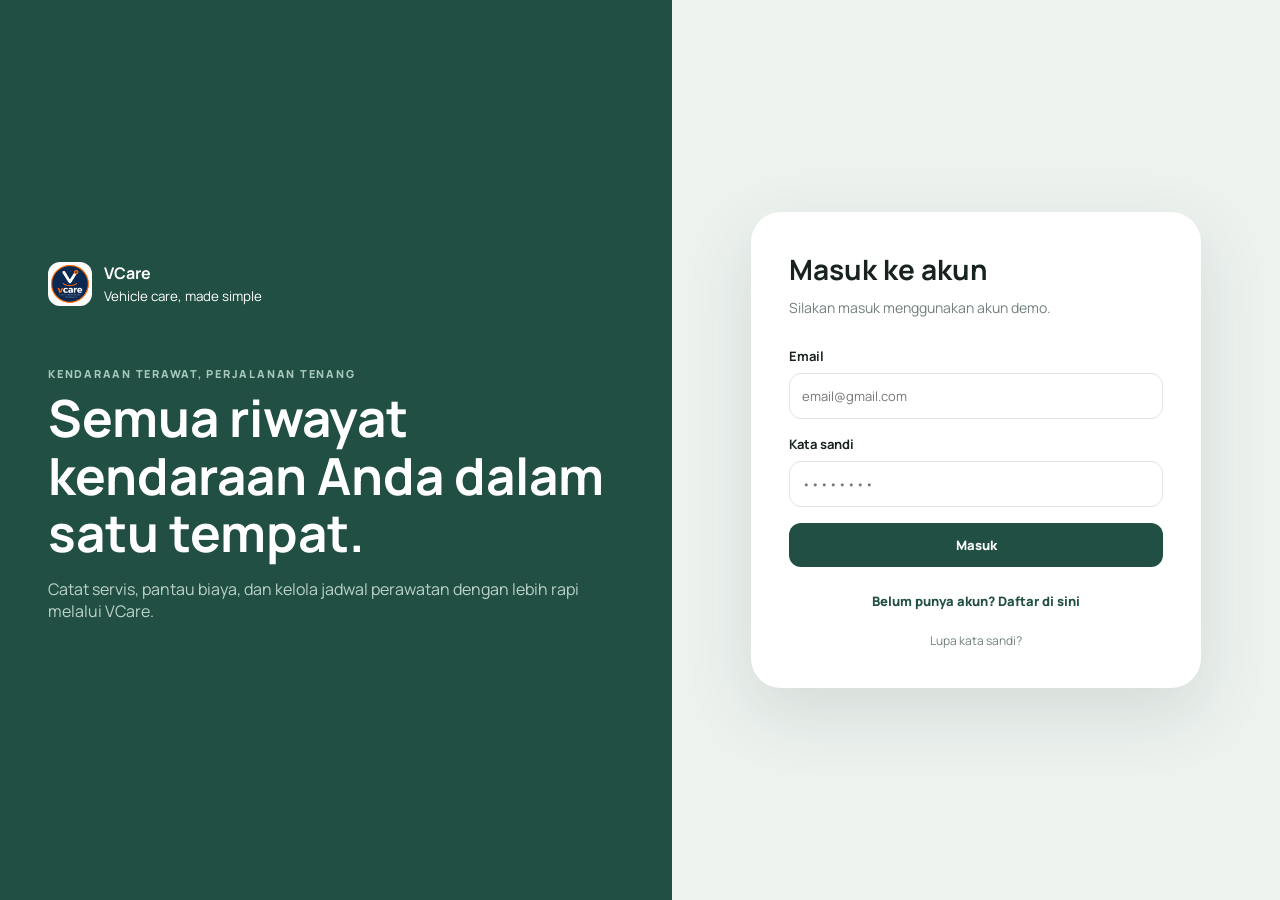
<file: index.html>
<!DOCTYPE html>
<html lang="id">
<head>
  <meta charset="UTF-8" />
  <meta name="viewport" content="width=device-width, initial-scale=1.0" />
  <title>VCare - Masuk</title>
  <link rel="preconnect" href="https://fonts.googleapis.com" />
  <link rel="preconnect" href="https://fonts.gstatic.com" crossorigin />
  <link href="https://fonts.googleapis.com/css2?family=Manrope:wght@400;500;600;700;800&display=swap" rel="stylesheet" />
  <link rel="stylesheet" href="style.css" />
  <link rel="stylesheet" href="fontawsome/css/all.min.css">
</head>
<body>
  <main class="login">
    <section class="login-intro">
      <div class="login-brand">
        <img src="Vcare.png" alt="Logo VCare" class="brand-logo-img" />
        <div><strong>VCare</strong><br><small>Vehicle care, made simple</small></div>
      </div>
      <div class="login-copy">
        <p class="eyebrow">Kendaraan terawat, perjalanan tenang</p>
        <h1>Semua riwayat kendaraan Anda dalam satu tempat.</h1>
        <p>Catat servis, pantau biaya, dan kelola jadwal perawatan dengan lebih rapi melalui VCare.</p>
      </div>
    </section>

    <section class="login-panel">
      <div class="login-card">
        <h2 id="formTitle">Masuk ke akun</h2>
        <p id="formSubTitle">Silakan masuk menggunakan akun demo.</p>
        
        <form id="authForm">
          <div id="registerFields" style="display: none;">
            <label class="field">Nama Lengkap
              <input id="registerName" type="text" placeholder="Nama Anda" />
            </label>
            <label class="field">Nomor Telepon
              <input id="registerPhone" type="text" placeholder="08xxxxxxxxxx" />
            </label>
          </div>
          <label class="field">Email
            <input id="loginEmail" type="email" placeholder="email@gmail.com" required />
          </label>
          <label class="field">Kata sandi
            <input id="loginPassword" type="password" placeholder="••••••••" required />
          </label>
          <p id="loginError" class="muted" style="color:var(--danger)"></p>
          <button class="primary-btn full-btn" type="submit" id="submitBtn">Masuk</button>
        </form>

        <div style="margin-top: 12px; text-align: center; display: flex; flex-direction: column; gap: 8px;">
        <!-- Tombol ganti mode Login/Register -->
          <button id="toggleModeBtn" class="secondary-btn full-btn" type="button" style="background:transparent; border:none; color:var(--brand); cursor:pointer;">
          Belum punya akun? Daftar di sini
          </button>
  
        <!-- Tombol Lupa Kata Sandi (Khusus tampilan Login) -->
          <button id="forgotPasswordBtn" type="button" style="background:transparent; border:none; color:var(--muted); font-size: 12px; cursor:pointer;">
            Lupa kata sandi?
          </button>
        </div>
      </div>
    </section>
  </main>

 <!-- MODAL LUPA SANDI -->
  <div id="forgotModal" class="modal-backdrop" style="display: none;">
    <div class="modal">
      <div class="modal-head">
        <div><p class="eyebrow">VCARE</p><h2>Lupa Kata Sandi</h2></div>

        <button class="icon-button" id="closeForgotModalBtn">
          <i class="fa-solid fa-xmark"></i>
        </button>
      </div>
      <form id="forgotForm">
        <label class="field">Masukkan Email Terdaftar
          <input id="forgotEmail" type="email" placeholder="email@gmail.com" required />
        </label>
        <label class="field">Kata Sandi Baru
          <input id="forgotNewPass" type="password" placeholder="••••••••" required />
        </label>
        <button class="primary-btn full-btn" type="submit">Ubah Kata Sandi</button>
      </form>
    </div>
  </div>



















































































  
  <div id="toast" class="toast"></div>
  <script src="script.js"></script>
</body>
</html>
</file>
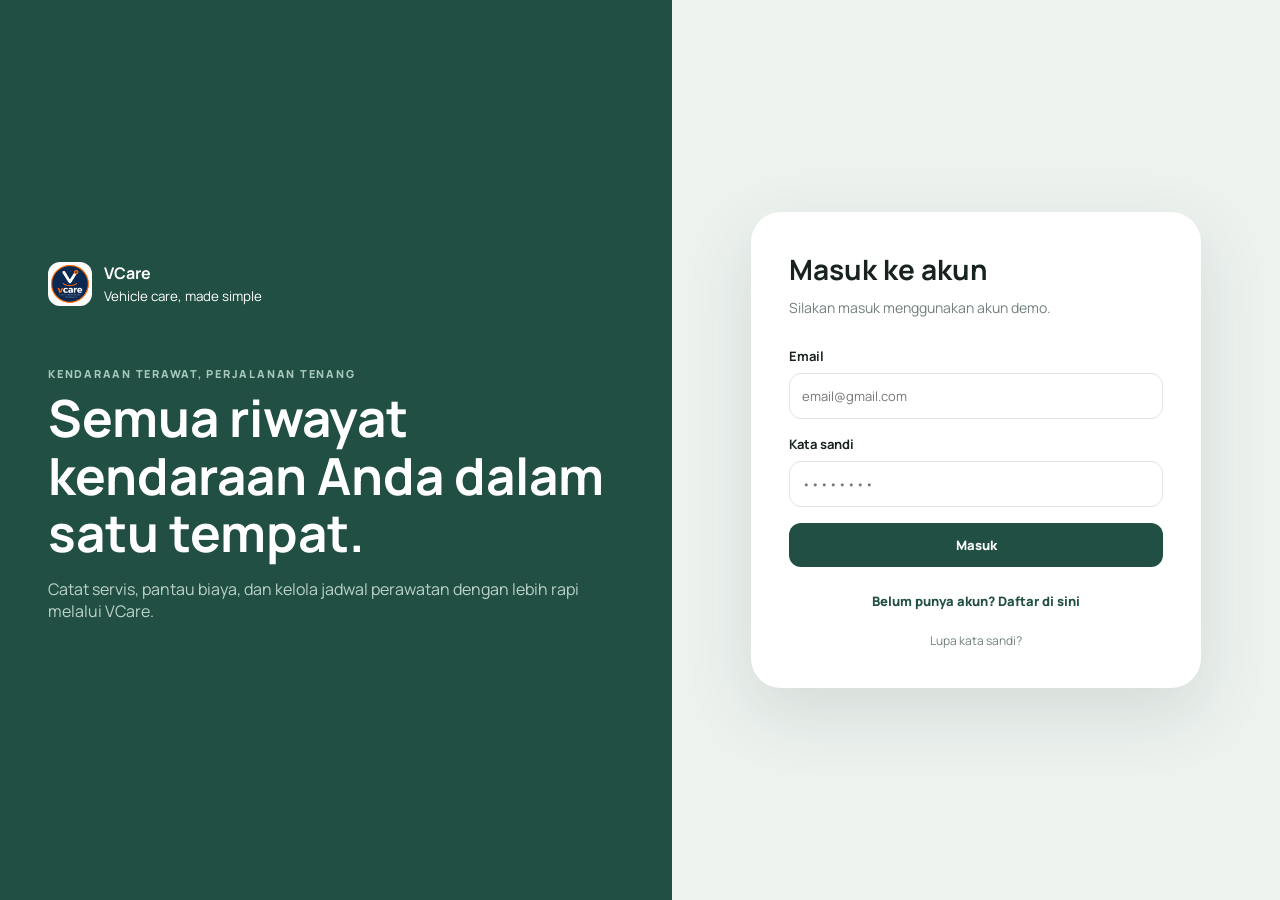
<file: dashboard.html>
<!DOCTYPE html>
<html lang="id">
<head>
  <meta charset="UTF-8" />
  <meta name="viewport" content="width=device-width, initial-scale=1.0" />
  <title>Dashboard</title>
  <link rel="preconnect" href="https://fonts.googleapis.com" />
  <link rel="preconnect" href="https://fonts.gstatic.com" crossorigin />
  <link href="https://fonts.googleapis.com/css2?family=Manrope:wght@400;500;600;700;800&display=swap" rel="stylesheet" />
  <link rel="stylesheet" href="style.css" />
  <link rel="stylesheet" href="fontawsome/css/all.min.css">
</head>
<body>
  <div class="app-shell">
    <aside class="sidebar main-sidebar">
      <div class="brand">
        <img src="Vcare.png" alt="Logo VCare" class="brand-logo-img" />
        <span><strong>VCare</strong><small>Catatan kendaraan</small></span>
      </div>
      <p class="nav-title">Menu utama</p>
      <nav class="nav-list">
        <a href="dashboard.html" class="nav-button active"><i class="fa-solid fa-house"></i>Dashboard</a>
        <a href="kendaraan.html" class="nav-button"><i class="fa-solid fa-warehouse"></i></i>Garasi</a>
        <a href="jadwal_servis.html" class="nav-button"><i class="fa-solid fa-calendar"></i>Jadwal Servis</a>
        <a href="riwayat.html" class="nav-button"><i class="fa-solid fa-clock-rotate-left"></i>Riwayat Servis</a>
        <a href="rekap_biaya.html" class="nav-button"><i class="fa-solid fa-file-invoice-dollar"></i>Rekap Biaya</a>
      </nav>
    </aside>

    <main class="main">
      <header class="topbar">
        <div>
            <span class="date-label" id="dateLabel">HARI INI</span>
            <h1 id="welcomeName">Selamat datang</h1>
        </div>
        <div class="top-actions">
        <!-- Tombol Notifikasi Pintar -->
            <button class="circle-button" id="notifBtn" aria-label="Notifikasi">
            <i class="fa-solid fa-bell"></i>
            <span class="badge" id="notifBadge" style="display:none;">!</span>
            </button>
<!-- Profil Kanan Atas (Tautkan ke Pengaturan) -->
            <a href="pengaturan.html" class="profile-button" style="text-decoration:none;">
                  <div class="avatar" id="userAvatar">A</div>
                <span id="userNameTop">User</span>
            </a>
        <!-- Tombol Keluar di Atas Kanan -->
            <button class="secondary-btn" id="logoutBtn" style="padding: 6px 12px; font-size: 12px; height: 36px;">
            <i class="fa-solid fa-right-from-bracket"></i>Keluar</button>
        </div>
      </header>

      <!-- Toolbar Pencarian & Tombol Tambah -->
      <div class="toolbar">
        <label class="search-box"><i class="fa-solid fa-magnifying-glass"></i>
          <input id="searchInput" placeholder="Cari kendaraan atau nomor polisi..." />
        </label>
      
      </div>

      <!-- Statistik Grid -->
      <section class="stats-grid">
        <article class="stat-card">
          <span class="stat-icon"><i class="fa-solid fa-car"></i></span>
          <div><small>Total kendaraan</small><strong id="statTotalVehicles">0</strong><small>Aktif tercatat</small></div>
        </article>
        <article class="stat-card">
          <span class="stat-icon"><i class="fa-solid fa-calendar-days"></i></span>
          <div><small>Servis berikutnya</small><strong id="statNextService">Belum ada</strong><small id="statNextServiceType">Buat jadwal baru</small></div>
        </article>
        <article class="stat-card">
          <span class="stat-icon"><i class="fa-solid fa-wallet"></i></span>
          <div><small>Total pengeluaran</small><strong id="statTotalCost">Rp 0</strong><small>Seluruh riwayat</small></div>
        </article>
      </section>

      <div class="section-head">
        <div><p class="eyebrow">GARASI SAYA</p><h2>Kendaraan & servis terakhir</h2></div>
        
      </div>

      <!-- Container Ringkasan (Read-Only) -->
      <section id="dashboardVehicleContainer" class="card-grid">
        <!-- Diisi otomatis oleh script.js -->
      </section>

      </section>
    </main>
  </div>

  <!-- BAR NAVIGASI BAWAH KHUSUS HP -->
  <aside class="mobile-bottom-nav">
    <a href="dashboard.html" class="nav-item active">
      <i class="fa-solid fa-house"></i>
      <span>Dashboard</span>
    </a>
    <button id="mobileMenuBtn" class="nav-item active " style="background:none; border:none; cursor:pointer;">
      <i class="fa-solid fa-bars"></i>
      <span>Menu</span>
    </button>
  </aside>

  <!-- POP-UP MENU LAINNYA -->
<div id="mobileMenuPopup" class="mobile-menu-popup" style="display: none;">
  <div class="popup-content">
    <div class="popup-handle"></div>
    <div class="popup-header">
      <h3>Menu Navigasi</h3>
      <button id="closePopupBtn" class="popup-close-btn active"><i class="fa-solid fa-xmark"></i></button>
    </div>
    <ul class="popup-list">
      <li><a href="kendaraan.html" class="popup-link"><i class="fa-solid fa-car"></i> Garasi</a></li>
      <li><a href="jadwal_servis.html" class="popup-link"><i class="fa-solid fa-calendar-days"></i> Jadwal Servis</a></li>
      <li><a href="riwayat.html" class="popup-link"><i class="fa-solid fa-clock-rotate-left"></i> Riwayat Servis</a></li>
      <li><a href="rekap_biaya.html" class="popup-link"><i class="fa-solid fa-wallet"></i> Rekap Biaya</a></li>
  </div>
</div>
  









































































































































































  <div id="toast" class="toast"></div>
  <script src="script.js"></script>
</body>
</html>
</file>
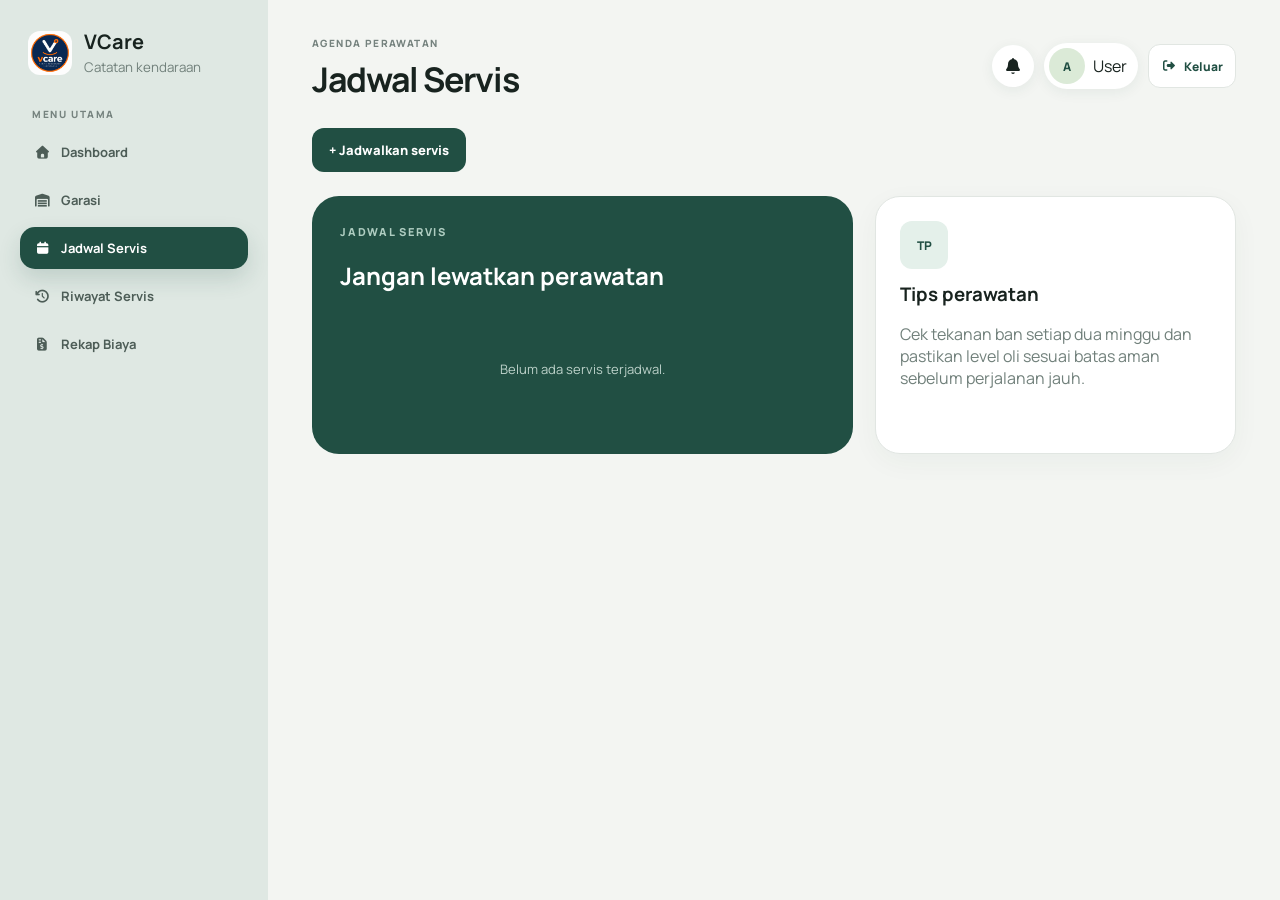
<file: jadwal_servis.html>
<!DOCTYPE html>
<html lang="id">
<head>
  <meta charset="UTF-8" />
  <meta name="viewport" content="width=device-width, initial-scale=1.0" />
  <title>Jadwal Servis</title>
  <link rel="preconnect" href="https://fonts.googleapis.com" />
  <link rel="preconnect" href="https://fonts.gstatic.com" crossorigin />
  <link href="https://fonts.googleapis.com/css2?family=Manrope:wght@400;500;600;700;800&display=swap" rel="stylesheet" />
  <link rel="stylesheet" href="style.css" />
  <link rel="stylesheet" href="fontawsome/css/all.min.css">
</head>
<body>
  <div class="app-shell">
    <aside class="sidebar main-sidebar">
      <div class="brand">
        <img src="Vcare.png" alt="Logo VCare" class="brand-logo-img" />
        <span><strong>VCare</strong><small>Catatan kendaraan</small></span>
      </div>
      <p class="nav-title">Menu utama</p>
      <nav class="nav-list">
        <a href="dashboard.html" class="nav-button "><i class="fa-solid fa-house"></i>Dashboard</a>
        <a href="kendaraan.html" class="nav-button"><i class="fa-solid fa-warehouse"></i>Garasi</a>
        <a href="jadwal_servis.html" class="nav-button active"><i class="fa-solid fa-calendar"></i>Jadwal Servis</a>
        <a href="riwayat.html" class="nav-button"><i class="fa-solid fa-clock-rotate-left"></i>Riwayat Servis</a>
        <a href="rekap_biaya.html" class="nav-button"><i class="fa-solid fa-file-invoice-dollar"></i>Rekap Biaya</a>
      </nav>
    </aside>

    <main class="main">
      <header class="topbar">
        <div>
          <span class="date-label">AGENDA PERAWATAN</span>
          <h1>Jadwal Servis</h1>
        </div>
        <div class="top-actions">
          <button class="circle-button" id="notifBtn" aria-label="Notifikasi">
            <i class="fa-solid fa-bell"></i>
            <span class="badge" id="notifBadge" style="display:none;">!</span>
          </button>
          <!--Tombol profile-->
          <a href="pengaturan.html" class="profile-button" style="text-decoration:none;">
            <div class="avatar" id="userAvatar">A</div>
            <span id="userNameTop">User</span>
          </a>
          <!-- Tombol Keluar di Atas Kanan -->
          <button class="secondary-btn" id="logoutBtn" style="padding: 6px 12px; font-size: 12px; height: 36px;">
            <i class="fa-solid fa-right-from-bracket"></i>Keluar</button>
        </div>
      </header>

      <div class="toolbar">
        <button class="primary-btn" id="openAddServiceModalBtn">+ Jadwalkan servis</button>
      </div>

      <section class="two-column">
        <div class="calendar-panel">
          <p class="eyebrow" style="color:#afcdc1">JADWAL SERVIS</p>
          <h2>Jangan lewatkan perawatan</h2>
          <div id="scheduleContainer" style="margin-top:16px;">
            <!-- Card jadwal dimasukkan oleh script.js -->
          </div>
        </div>
        <article class="panel">
          <div class="stat-icon" style="margin-bottom:12px;">TP</div>
          <h3>Tips perawatan</h3>
          <p class="muted">Cek tekanan ban setiap dua minggu dan pastikan level oli sesuai batas aman sebelum perjalanan jauh.</p>
        </article>
      </section>
    </main>
  </div>

  <!-- POP-UP MODAL CATAT/TAMBAH JADWAL SERVIS -->
  <div id="serviceModal" class="modal-backdrop" style="display: none;">
    <div class="modal">
      <div class="modal-head">
        <div><p class="eyebrow">VCARE</p><h2>Catat / Jadwalkan Servis</h2></div>
        <button class="icon-button" id="closeServiceModalBtn">X</button>
      </div>
      <form id="serviceForm">
        <div class="form-grid">
          <label class="field">Kendaraan
            <select id="sVehicleId" required></select>
          </label>
          <label class="field">Jenis servis
            <input id="sServiceType" type="text" placeholder="Contoh: Ganti Oli / Servis Berkala" required />
          </label>
        </div>
        <div class="form-grid">
          <label class="field">Tanggal<input id="sDate" type="date" required /></label>
          <label class="field">Kilometer<input id="sOdometer" type="number" min="0" required placeholder="15000" /></label>
        </div>
        <div class="form-grid">
          <label class="field">Nama bengkel<input id="sWorkshop" type="text" placeholder="AHASS Batam Center" required /></label>
          <label class="field">Biaya (Estimasi)<input id="sCost" type="number" min="0" placeholder="65000" required /></label>
        </div>
        <label class="field">Catatan<textarea id="sNotes" placeholder="Catatan tambahan..."></textarea></label>
        <button class="primary-btn full-btn" type="submit">Jadwalkan Servis</button>
      </form>
    </div>
  </div>

  <!-- POP-UP MODAL EDIT JADWAL SERVIS (USER) -->
  <div id="userEditServiceModal" class="modal-backdrop" style="display: none;">
    <div class="modal">
      <div class="modal-head">
        <div><p class="eyebrow">PEMELIHARAAN</p><h2>Edit Jadwal Servis</h2></div>
        <button class="icon-button" id="closeUserEditServiceModalBtn">X</button>
      </div>
      <form id="userEditServiceForm">
        <input type="hidden" id="uEditServiceId" />
        <div class="form-grid">
          <label class="field">Kendaraan
            <select id="uEditVehicleId" required></select>
          </label>
          <label class="field">Jenis servis
            <input id="uEditServiceType" type="text" placeholder="Contoh: Ganti Oli" required />
          </label>
        </div>
        <div class="form-grid">
          <label class="field">Tanggal<input id="uEditDate" type="date" required /></label>
          <label class="field">Kilometer<input id="uEditOdometer" type="number" min="0" placeholder="15000" /></label>
        </div>
        <div class="form-grid">
          <label class="field">Nama bengkel<input id="uEditWorkshop" type="text" placeholder="AHASS Batam Center" required /></label>
          <label class="field">Biaya (estimasi)<input id="uEditCost" type="number" min="0" placeholder="65000" required /></label>
        </div>
        <label class="field">Catatan<textarea id="uEditNotes" placeholder="Catatan tambahan..."></textarea></label>
        <button class="primary-btn full-btn" type="submit">Simpan Perubahan</button>
      </form>
    </div>
  </div>

<!-- BAR NAVIGASI BAWAH KHUSUS HP -->
  <aside class="mobile-bottom-nav">
    <a href="dashboard.html" class="nav-item">
      <i class="fa-solid fa-house"></i>
      <span>Dashboard</span>
    </a>
    <button id="mobileMenuBtn" class="nav-item" style="background:none; border:none; cursor:pointer;">
      <i class="fa-solid fa-bars"></i>
      <span>Menu</span>
    </button>
  </aside>

 <!-- POP-UP MENU LAINNYA -->
<div id="mobileMenuPopup" class="mobile-menu-popup" style="display: none;">
  <div class="popup-content">
    <div class="popup-handle"></div>
    <div class="popup-header">
      <h3>Menu Navigasi</h3>
      <button id="closePopupBtn" class="popup-close-btn"><i class="fa-solid fa-xmark"></i></button>
    </div>
    <ul class="popup-list">
      <li><a href="kendaraan.html" class="popup-link"><i class="fa-solid fa-car"></i> Garasi</a></li>
      <li><a href="jadwal_servis.html" class="popup-link"><i class="fa-solid fa-calendar-days"></i> Jadwal Servis</a></li>
      <li><a href="riwayat.html" class="popup-link"><i class="fa-solid fa-clock-rotate-left"></i> Riwayat Servis</a></li>
      <li><a href="rekap_biaya.html" class="popup-link"><i class="fa-solid fa-wallet"></i> Rekap Biaya</a></li>
  </div>
</div>














































































































































  <div id="toast" class="toast"></div>
  <script src="script.js"></script>
</body>
</html>
</file>
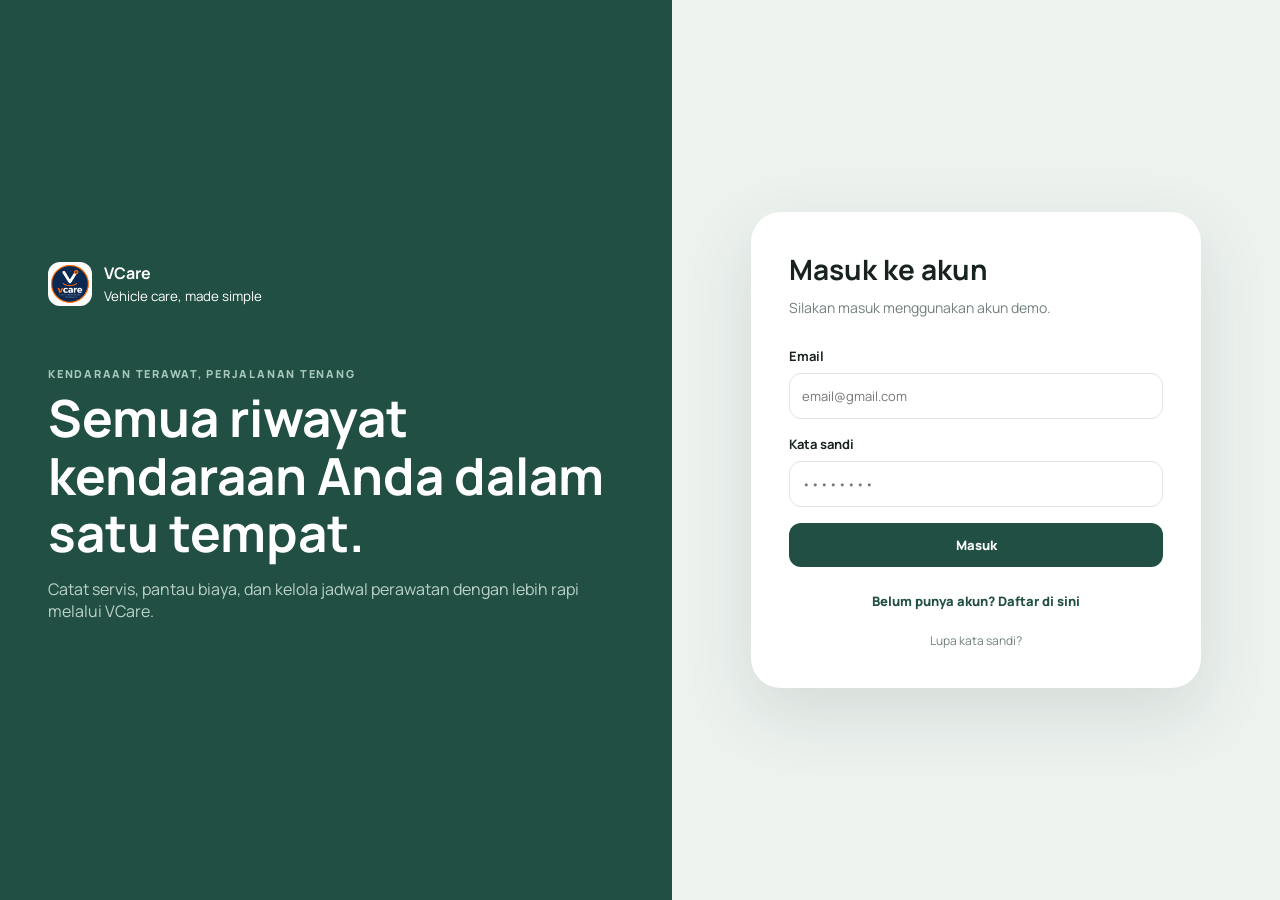
<file: kendaraan.html>
<!DOCTYPE html>
<html lang="id">
<head>
  <meta charset="UTF-8" />
  <meta name="viewport" content="width=device-width, initial-scale=1.0" />
  <title>Garasi</title>
  <link rel="preconnect" href="https://fonts.googleapis.com" />
  <link rel="preconnect" href="https://fonts.gstatic.com" crossorigin />
  <link href="https://fonts.googleapis.com/css2?family=Manrope:wght@400;500;600;700;800&display=swap" rel="stylesheet" />
  <!-- Font Awesome Lokal (Offline) -->
  <link rel="stylesheet" href="fontawsome/css/all.min.css" />
  <link rel="stylesheet" href="style.css" />
</head>
<body>
  <div class="app-shell">
    <aside class="sidebar main-sidebar">
      <div class="brand">
        <img src="Vcare.png" alt="Logo VCare" class="brand-logo-img" />
        <span><strong>VCare</strong><small>Catatan kendaraan</small></span>
      </div>
      <p class="nav-title">Menu utama</p>
      <nav class="nav-list">
        <a href="dashboard.html" class="nav-button"><i class="fa-solid fa-house"></i>Dashboard</a>
        <a href="kendaraan.html" class="nav-button active"><i class="fa-solid fa-warehouse"></i>Garasi</a>
        <a href="jadwal_servis.html" class="nav-button"><i class="fa-solid fa-calendar"></i>Jadwal Servis</a>
        <a href="riwayat.html" class="nav-button"><i class="fa-solid fa-clock-rotate-left"></i>Riwayat Servis</a>
        <a href="rekap_biaya.html" class="nav-button"><i class="fa-solid fa-file-invoice-dollar"></i>Rekap Biaya</a>
      </nav>
    </aside>

    <main class="main">
      <header class="topbar">
        <div>
          <span class="date-label">GARASI SAYA</span>
          <h1>Kelola Kendaraan</h1>
        </div>
        <div class="top-actions">
          <!-- Tombol Notifikasi Pintar -->
          <button class="circle-button" id="notifBtn" aria-label="Notifikasi">
            <i class="fa-solid fa-bell"></i>
            <span class="badge" id="notifBadge" style="display:none;">!</span>
          </button>
          <!-- Profil (Masuk ke Pengaturan) -->
          <a href="pengaturan.html" class="profile-button" style="text-decoration:none;">
            <div class="avatar" id="userAvatar">A</div>
            <span id="userNameTop">User</span>
          </a>
          <!-- Tombol Keluar -->
          <button class="secondary-btn" id="logoutBtn" style="padding: 6px 12px; font-size: 12px; height: 36px;">
            <i class="fa-solid fa-right-from-bracket"></i> Keluar
          </button>
        </div>
      </header>

      <!-- Toolbar Pencarian & Tombol Tambah -->
      <div class="toolbar">
        <label class="search-box">
          <i class="fa-solid fa-magnifying-glass" style="color: var(--muted);"></i>
          <input id="searchInput" placeholder="Cari kendaraan atau nomor polisi..." />
        </label>
        <button class="primary-btn" id="openAddVehicleModalBtn">
          <i class="fa-solid fa-plus"></i> Tambah kendaraan
        </button>
      </div>

      <!-- Container Kartu Kendaraan -->
      <section id="vehicleContainer" class="card-grid">
        <!-- Diisi otomatis oleh script.js -->
      </section>
    </main>
  </div>

  <!-- POP-UP MODAL TAMBAH KENDARAAN -->
  <div id="vehicleModal" class="modal-backdrop" style="display: none;">
    <div class="modal">
      <div class="modal-head">
        <div><p class="eyebrow">VCARE</p><h2 id="modalTitle">Tambah kendaraan</h2></div>
        <button class="icon-button" id="closeVehicleModalBtn"><i class="fa-solid fa-xmark"></i></button>
      </div>
      <form id="vehicleForm">
        <label class="field">Nama kendaraan
          <input id="vName" type="text" placeholder="Contoh: Honda Beat" required />
        </label>
        <div class="form-grid">
          <label class="field">Nomor polisi
            <input id="vPlate" type="text" placeholder="BP 1234 XY" required />
          </label>
          <label class="field">Tahun
            <input id="vYear" type="number" min="0" max="2027" placeholder="2026" required />
          </label>
        </div>
        <label class="field">Odometer (km)
          <input id="vOdometer" type="number" min="0" placeholder="15000" required />
        </label>
        <button class="primary-btn full-btn" type="submit">Simpan kendaraan</button>
      </form>
    </div>
  </div>

  <!-- POP-UP MODAL EDIT KENDARAAN -->
  <div id="vehicleEditModal" class="modal-backdrop" style="display: none;">
    <div class="modal">
      <div class="modal-head">
        <div><p class="eyebrow">VCARE</p><h2>Edit Kendaraan</h2></div>
        <button class="icon-button" id="closeVehicleEditModalBtn"><i class="fa-solid fa-xmark"></i></button>
      </div>
      <form id="vehicleEditForm">
        <input type="hidden" id="vEditId" />
        <label class="field">Nama kendaraan
          <input id="vEditName" type="text" placeholder="Contoh: Honda Beat" required />
        </label>
        <div class="form-grid">
          <label class="field">Nomor polisi
            <input id="vEditPlate" type="text" placeholder="BP 1234 XY" required />
          </label>
          <label class="field">Tahun
            <input id="vEditYear" type="number" min="0" max="2027" placeholder="2026" required />
          </label>
        </div>
        <label class="field">Odometer (km)
          <input id="vEditOdometer" type="number" min="0" placeholder="15000" required />
        </label>
        <button class="primary-btn full-btn" type="submit">Simpan Perubahan</button>
      </form>
    </div>
  </div>

  <!-- BAR NAVIGASI BAWAH KHUSUS HP -->
  <aside class="mobile-bottom-nav">
    <a href="dashboard.html" class="nav-item">
      <i class="fa-solid fa-house"></i>
      <span>Dashboard</span>
    </a>
    <button id="mobileMenuBtn" class="nav-item" style="background:none; border:none; cursor:pointer;">
      <i class="fa-solid fa-bars"></i>
      <span>Menu</span>
    </button>
  </aside>

  <!-- POP-UP MENU LAINNYA -->
<div id="mobileMenuPopup" class="mobile-menu-popup" style="display: none;">
  <div class="popup-content">
    <div class="popup-handle"></div>
    <div class="popup-header">
      <h3>Menu Navigasi</h3>
      <button id="closePopupBtn" class="popup-close-btn"><i class="fa-solid fa-xmark"></i></button>
    </div>
    <ul class="popup-list">
      <li><a href="kendaraan.html" class="popup-link"><i class="fa-solid fa-car"></i> Garasi</a></li>
      <li><a href="jadwal_servis.html" class="popup-link"><i class="fa-solid fa-calendar-days"></i> Jadwal Servis</a></li>
      <li><a href="riwayat.html" class="popup-link"><i class="fa-solid fa-clock-rotate-left"></i> Riwayat Servis</a></li>
      <li><a href="rekap_biaya.html" class="popup-link"><i class="fa-solid fa-wallet"></i> Rekap Biaya</a></li>
  </div>
</div>

  <div id="toast" class="toast"></div>
  <script src="script.js"></script>
</body>
</html>
</file>
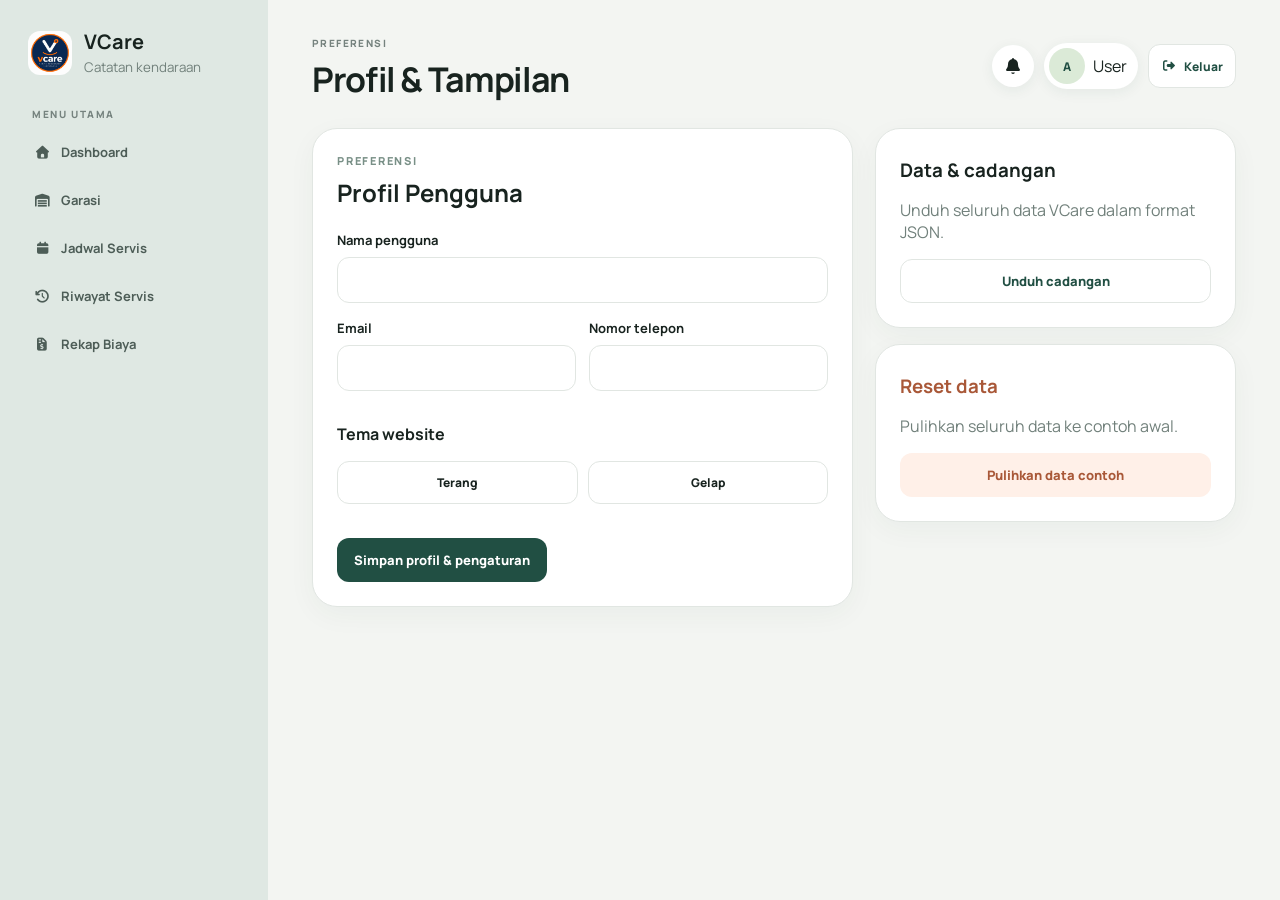
<file: pengaturan.html>
<!DOCTYPE html>
<html lang="id">
<head>
  <meta charset="UTF-8" />
  <meta name="viewport" content="width=device-width, initial-scale=1.0" />
  <title>Pengaturan</title>
  <link rel="preconnect" href="https://fonts.googleapis.com" />
  <link rel="preconnect" href="https://fonts.gstatic.com" crossorigin />
  <link href="https://fonts.googleapis.com/css2?family=Manrope:wght@400;500;600;700;800&display=swap" rel="stylesheet" />
  <link rel="stylesheet" href="style.css" />
  <link rel="stylesheet" href="fontawsome/css/all.min.css">
</head>
<body>
  <div class="app-shell">
    <aside class="sidebar main-sidebar">
      <div class="brand">
        <img src="Vcare.png" alt="Logo VCare" class="brand-logo-img" />
        <span><strong>VCare</strong><small>Catatan kendaraan</small></span>
      </div>
      <p class="nav-title">Menu utama</p>
      
      <!-- SIDEBAR ATAS (DIATUR OLEH SCRIPT.JS BERDASARKAN ROLE) -->
      <nav class="nav-list">
        <a href="dashboard.html" class="nav-button"><i class="fa-solid fa-house"></i>Dashboard</a>
        <a href="kendaraan.html" class="nav-button"><i class="fa-solid fa-warehouse"></i></i>Garasi</a>
        <a href="jadwal_servis.html" class="nav-button"><i class="fa-solid fa-calendar"></i>Jadwal Servis</a>
        <a href="riwayat.html" class="nav-button"><i class="fa-solid fa-clock-rotate-left"></i>Riwayat Servis</a>
        <a href="rekap_biaya.html" class="nav-button"><i class="fa-solid fa-file-invoice-dollar"></i>Rekap Biaya</a>
      </nav>
    </aside>

    <main class="main">
      <header class="topbar">
        <div>
          <span class="date-label">PREFERENSI</span>
          <h1>Profil & Tampilan</h1>
        </div>
        <div class="top-actions">
        <!-- Tombol Notifikasi Pintar -->
            <button class="circle-button" id="notifBtn" aria-label="Notifikasi">
            <i class="fa-solid fa-bell"></i>
            <span class="badge" id="notifBadge" style="display:none;">!</span>
            </button>
<!-- Profil Kanan Atas (Tautkan ke Pengaturan) -->
            <a href="pengaturan.html" class="profile-button" style="text-decoration:none;">
                  <div class="avatar" id="userAvatar">A</div>
                <span id="userNameTop">User</span>
            </a>
        <!-- Tombol Keluar di Atas Kanan -->
            <button class="secondary-btn" id="logoutBtn" style="padding: 6px 12px; font-size: 12px; height: 36px;">
            <i class="fa-solid fa-right-from-bracket"></i>Keluar</button>
        </div>
      </header>

      <!-- TAMPILAN UTAMA SAMA SEPERTI USER (FORM PROFIL, TEMA, BACKUP, RESET) -->
      <section class="two-column">
        <article class="panel">
          <p class="eyebrow">PREFERENSI</p><h2>Profil Pengguna</h2>
          <form id="profileForm" style="margin-top:22px">
            <label class="field">Nama pengguna<input id="profName" type="text" required /></label>
            <div class="form-grid">
              <label class="field">Email<input id="profEmail" type="email" required /></label>
              <label class="field">Nomor telepon<input id="profPhone" type="text" required /></label>
            </div>
            <p style="margin-top:16px;"><strong>Tema website</strong></p>
            <div class="theme-options">
              <button type="button" class="theme-option" id="themeLightBtn">Terang</button>
              <button type="button" class="theme-option" id="themeDarkBtn">Gelap</button>
            </div>
            <button class="primary-btn" type="submit" style="margin-top:16px;">Simpan profil & pengaturan</button>
          </form>
        </article>

        <div>
          <article class="panel">
            <h3>Data & cadangan</h3>
            <p class="muted">Unduh seluruh data VCare dalam format JSON.</p>
            <button class="secondary-btn full-btn" id="exportDataBtn">Unduh cadangan</button>
          </article>
          <article class="panel" style="margin-top:16px">
            <h3 style="color:var(--danger)">Reset data</h3>
            <p class="muted">Pulihkan seluruh data ke contoh awal.</p>
            <button class="danger-btn full-btn" id="resetDataBtn">Pulihkan data contoh</button>
          </article>
        </div>
      </section>
    </main>
  </div>

  <!-- BAR NAVIGASI BAWAH KHUSUS HP -->
  <aside class="mobile-bottom-nav">
    <a href="dashboard.html" class="nav-item">
      <i class="fa-solid fa-house"></i>
      <span>Dashboard</span>
    </a>
    <button id="mobileMenuBtn" class="nav-item" style="background:none; border:none; cursor:pointer;">
      <i class="fa-solid fa-bars"></i>
      <span>Menu</span>
    </button>
  </aside>

  <!-- POP-UP MENU LAINNYA -->
<div id="mobileMenuPopup" class="mobile-menu-popup" style="display: none;">
  <div class="popup-content">
    <div class="popup-handle"></div>
    <div class="popup-header">
      <h3>Menu Navigasi</h3>
      <button id="closePopupBtn" class="popup-close-btn"><i class="fa-solid fa-xmark"></i></button>
    </div>
    <ul class="popup-list">
      <li><a href="kendaraan.html" class="popup-link"><i class="fa-solid fa-car"></i> Garasi</a></li>
      <li><a href="jadwal_servis.html" class="popup-link"><i class="fa-solid fa-calendar-days"></i> Jadwal Servis</a></li>
      <li><a href="riwayat.html" class="popup-link"><i class="fa-solid fa-clock-rotate-left"></i> Riwayat Servis</a></li>
      <li><a href="rekap_biaya.html" class="popup-link"><i class="fa-solid fa-wallet"></i> Rekap Biaya</a></li>
    </ul>
  </div>
</div>

  <div id="toast" class="toast"></div>
  <script src="script.js"></script>
</body>
</html>
</file>
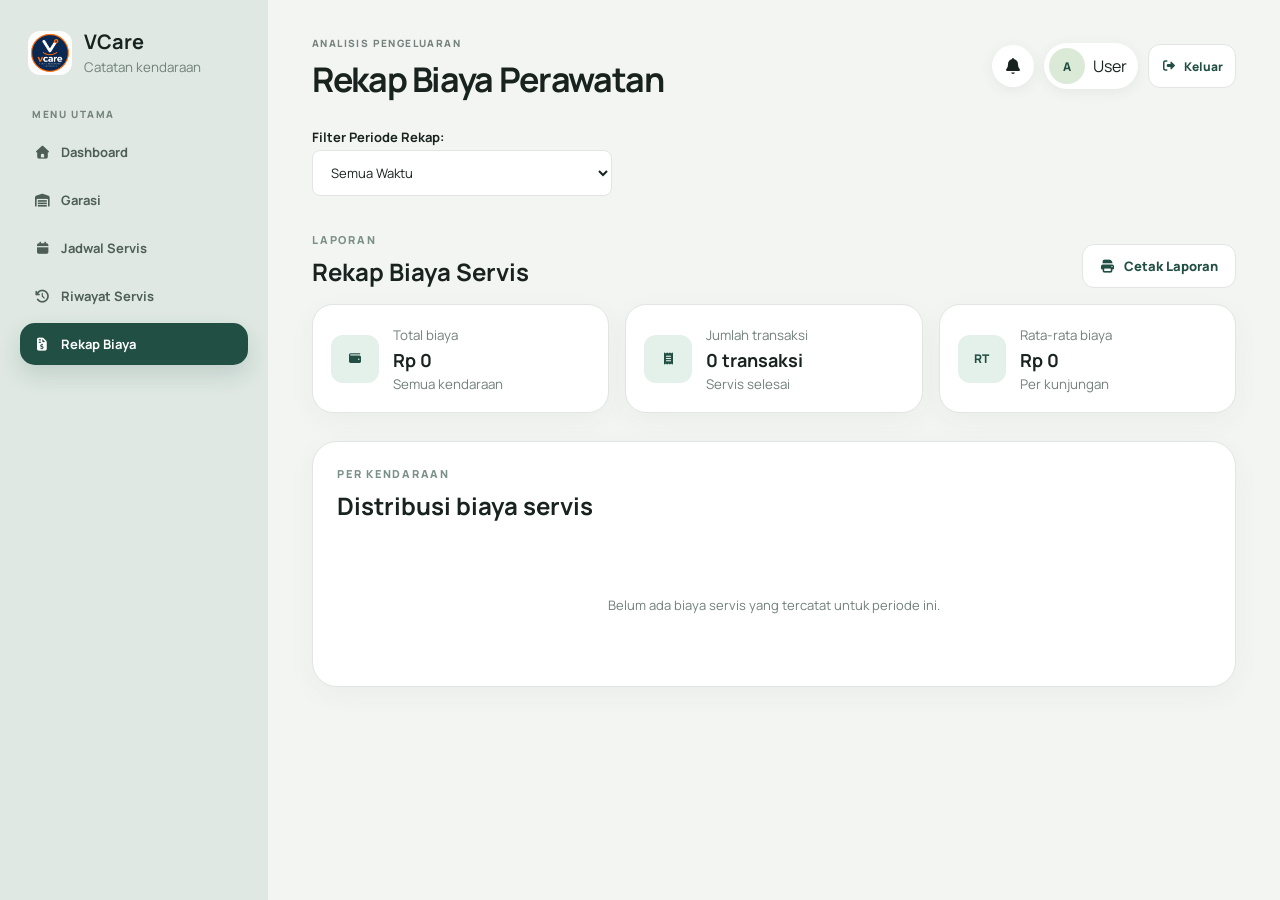
<file: rekap_biaya.html>
<!DOCTYPE html>
<html lang="id">
<head>
  <meta charset="UTF-8" />
  <meta name="viewport" content="width=device-width, initial-scale=1.0" />
  <title>Rekap Biaya</title>
  <link rel="preconnect" href="https://fonts.googleapis.com" />
  <link rel="preconnect" href="https://fonts.gstatic.com" crossorigin />
  <link href="https://fonts.googleapis.com/css2?family=Manrope:wght@400;500;600;700;800&display=swap" rel="stylesheet" />
  <link rel="stylesheet" href="style.css" />
  <link rel="stylesheet" href="fontawsome/css/all.min.css">
</head>
<body>
  <div class="app-shell">
    <aside class="sidebar main-sidebar">
      <div class="brand">
        <img src="Vcare.png" alt="Logo VCare" class="brand-logo-img" />
        <span><strong>VCare</strong><small>Catatan kendaraan</small></span>
      </div>
      <p class="nav-title">Menu utama</p>
      <nav class="nav-list">
        <a href="dashboard.html" class="nav-button "><i class="fa-solid fa-house"></i>Dashboard</a>
        <a href="kendaraan.html" class="nav-button"><i class="fa-solid fa-warehouse"></i>Garasi</a>
        <a href="jadwal_servis.html" class="nav-button"><i class="fa-solid fa-calendar"></i>Jadwal Servis</a>
        <a href="riwayat.html" class="nav-button"><i class="fa-solid fa-clock-rotate-left"></i>Riwayat Servis</a>
        <a href="rekap_biaya.html" class="nav-button active"><i class="fa-solid fa-file-invoice-dollar"></i>Rekap Biaya</a>
      </nav>
    </aside>

    <main class="main">
      <header class="topbar">
        <div>
          <span class="date-label">ANALISIS PENGELUARAN</span>
          <h1>Rekap Biaya Perawatan</h1>
        </div>
        <div class="top-actions">
          <!-- Tombol Notifikasi Pintar -->
          <button class="circle-button" id="notifBtn" aria-label="Notifikasi">
            <i class="fa-solid fa-bell"></i>
            <span class="badge" id="notifBadge" style="display:none;">!</span>
          </button>
          <!--Tombol Profile-->
          <a href="pengaturan.html" class="profile-button" style="text-decoration:none;">
            <div class="avatar" id="userAvatar">A</div>
            <span id="userNameTop">User</span>
          </a>
          <!-- Tombol Keluar di Atas Kanan -->
          <button class="secondary-btn" id="logoutBtn" style="padding: 6px 12px; font-size: 12px; height: 36px;">
            <i class="fa-solid fa-right-from-bracket"></i>Keluar</button>
          </div>
        </header>
        <!-- TAMBAHKAN KODE INI DI rekap_biaya.html -->
        <div style="margin-bottom: 20px; display: flex; gap: 12px; align-items: center;">
          <label class="field" style="flex:1; max-width: 300px;">Filter Periode Rekap:
            <select id="rekapPeriodFilter" style="padding: 10px 14px; border-radius: 8px; border: 1px solid var(--border, #cbd5e1); background: var(--surface, #fff); color: inherit; width: 100%; margin-top: 4px;">
              <option value="all">Semua Waktu</option>
              <option value="this_month">Bulan Ini</option>
              <option value="this_year">Tahun Ini</option>
            </select>
          </label>
        </div>

        <div class="section-head">
          <div>
            <p class="eyebrow">LAPORAN</p>
            <h2>Rekap Biaya Servis</h2>
          </div>
          <!-- Tambahkan Tombol Cetak Ini -->
          <button onclick="window.print()" class="secondary-btn" style="cursor:pointer;">
            <i class="fa-solid fa-print"></i> Cetak Laporan
          </button>
        </div>
        
        <!-- Grid Ringkasan Biaya -->
        <section class="stats-grid">
          <article class="stat-card">
          <span class="stat-icon"><i class="fa-solid fa-wallet"></i></span>
          <div><small>Total biaya</small><strong id="totalCostStat">Rp 0</strong><small>Semua kendaraan</small></div>
        </article>
        <article class="stat-card">
          <span class="stat-icon"><i class="fa-solid fa-receipt"></i></span>
          <div><small>Jumlah transaksi</small><strong id="totalTransactionsStat">0</strong><small>Servis selesai</small></div>
        </article>
        <article class="stat-card">
          <span class="stat-icon">RT</span>
          <div><small>Rata-rata biaya</small><strong id="avgCostStat">Rp 0</strong><small>Per kunjungan</small></div>
        </article>
      </section>

      
      <!-- Distribusi Biaya per Kendaraan -->
      <article class="panel">
        <p class="eyebrow">PER KENDARAAN</p>
        <h2>Distribusi biaya servis</h2>
        <div id="recapDistributionContainer" style="margin-top:26px">
          <!-- Diisi otomatis oleh script.js -->
        </div>
      </article>
    </main>
  </div>

<!-- BAR NAVIGASI BAWAH KHUSUS HP -->
  <aside class="mobile-bottom-nav">
    <a href="dashboard.html" class="nav-item">
      <i class="fa-solid fa-house"></i>
      <span>Dashboard</span>
    </a>
    <button id="mobileMenuBtn" class="nav-item" style="background:none; border:none; cursor:pointer;">
      <i class="fa-solid fa-bars"></i>
      <span>Menu</span>
    </button>
  </aside>

  <!-- POP-UP MENU LAINNYA -->
<div id="mobileMenuPopup" class="mobile-menu-popup" style="display: none;">
  <div class="popup-content">
    <div class="popup-handle"></div>
    <div class="popup-header">
      <h3>Menu Navigasi</h3>
      <button id="closePopupBtn" class="popup-close-btn"><i class="fa-solid fa-xmark"></i></button>
    </div>
    <ul class="popup-list">
      <li><a href="kendaraan.html" class="popup-link"><i class="fa-solid fa-car"></i> Garasi</a></li>
      <li><a href="jadwal_servis.html" class="popup-link"><i class="fa-solid fa-calendar-days"></i> Jadwal Servis</a></li>
      <li><a href="riwayat.html" class="popup-link"><i class="fa-solid fa-clock-rotate-left"></i> Riwayat Servis</a></li>
      <li><a href="rekap_biaya.html" class="popup-link"><i class="fa-solid fa-wallet"></i> Rekap Biaya</a></li>
    </ul>
  </div>
</div>





























































































































































  <div id="toast" class="toast"></div>
  <script src="script.js"></script>
</body>
</html>
</file>
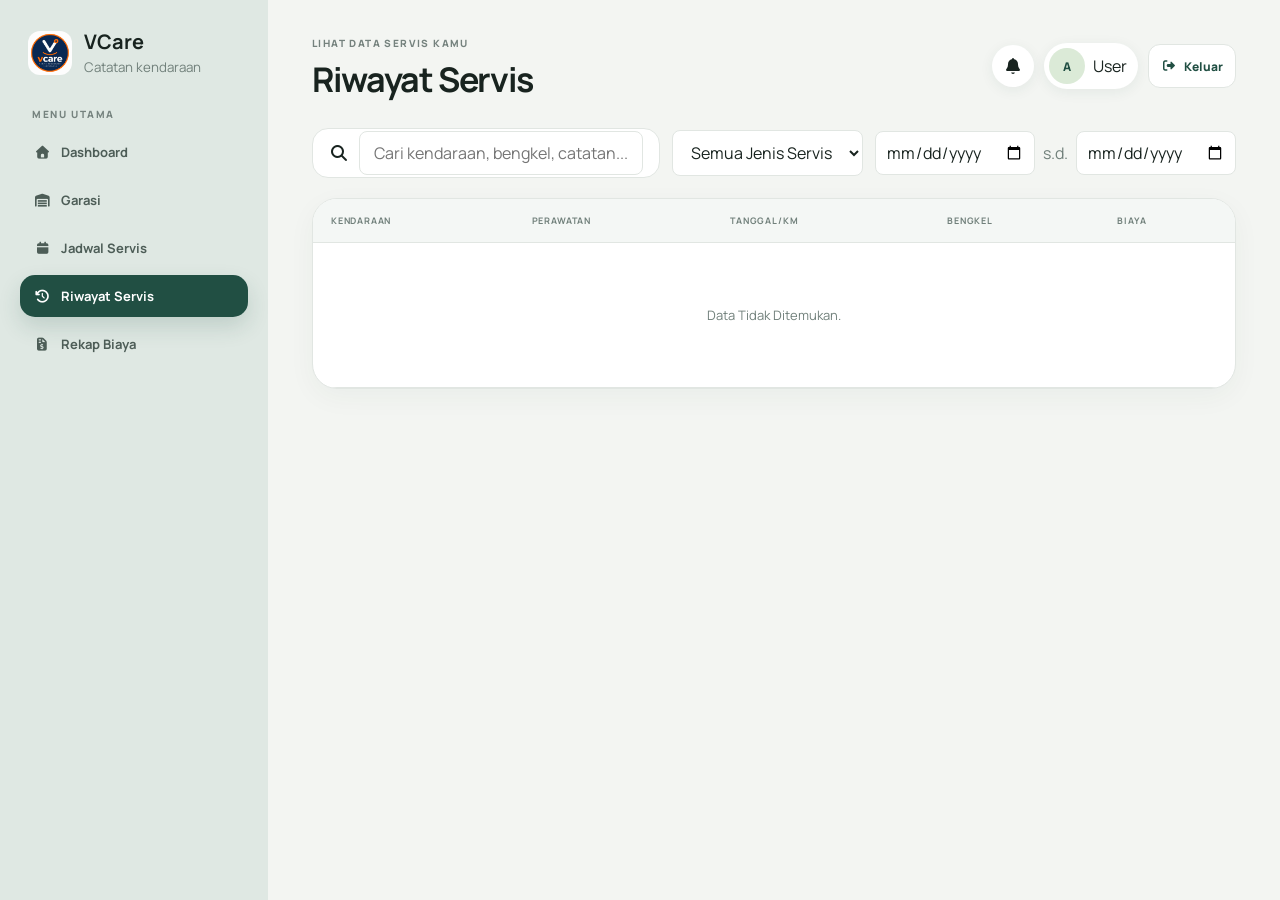
<file: riwayat.html>
<!DOCTYPE html>
<html lang="id">
<head>
  <meta charset="UTF-8" />
  <meta name="viewport" content="width=device-width, initial-scale=1.0" />
  <title>Riwayat Servis</title>
  <link rel="preconnect" href="https://fonts.googleapis.com" />
  <link rel="preconnect" href="https://fonts.gstatic.com" crossorigin />
  <link href="https://fonts.googleapis.com/css2?family=Manrope:wght@400;500;600;700;800&display=swap" rel="stylesheet" />
  <link rel="stylesheet" href="style.css" />
  <link rel="stylesheet" href="fontawsome/css/all.min.css">
</head>
<body>
  <div class="app-shell">
    <aside class="sidebar main-sidebar">
      <div class="brand">
        <img src="Vcare.png" alt="Logo VCare" class="brand-logo-img" />
        <span><strong>VCare</strong><small>Catatan kendaraan</small></span>
      </div>
      <p class="nav-title">Menu utama</p>
     <nav class="nav-list">
         <a href="dashboard.html" class="nav-button "><i class="fa-solid fa-house"></i>Dashboard</a>
         <a href="kendaraan.html" class="nav-button"><i class="fa-solid fa-warehouse"></i></i>Garasi</a>
         <a href="jadwal_servis.html" class="nav-button"><i class="fa-solid fa-calendar"></i>Jadwal Servis</a>
         <a href="riwayat.html" class="nav-button active"><i class="fa-solid fa-clock-rotate-left"></i>Riwayat Servis</a>
         <a href="rekap_biaya.html" class="nav-button"><i class="fa-solid fa-file-invoice-dollar"></i>Rekap Biaya</a>
      </nav>
    </aside>

    <main class="main">
      <header class="topbar">
        <div>
          <span class="date-label">Lihat data servis kamu</span>
          <h1 id="welcomeName">Riwayat Servis</h1>
        </div>
        <div class="top-actions">
        <!-- Tombol Notifikasi Pintar -->
            <button class="circle-button" id="notifBtn" aria-label="Notifikasi">
            <i class="fa-solid fa-bell"></i>
            <span class="badge" id="notifBadge" style="display:none;">!</span>
            </button>
<!-- Profil Kanan Atas (Tautkan ke Pengaturan) -->
            <a href="pengaturan.html" class="profile-button" style="text-decoration:none;">
                  <div class="avatar" id="userAvatar">A</div>
                <span id="userNameTop">User</span>
            </a>
        <!-- Tombol Keluar di Atas Kanan -->
            <button class="secondary-btn" id="logoutBtn" style="padding: 6px 12px; font-size: 12px; height: 36px;">
            <i class="fa-solid fa-right-from-bracket"></i>Keluar</button>
        </div>
      </header>
    <!-- Pencarian -->
    <div style="margin-bottom: 20px; display: flex; gap: 12px; flex-wrap: wrap; align-items: center;">
      <label class="search-box">
        <i class="fa-solid fa-magnifying-glass"></i>
        <input id="historySearchInput" type="text" placeholder="Cari kendaraan, bengkel, catatan..." style="flex: 1; min-width: 220px; padding: 10px 14px; border-radius: 8px; border: 1px solid var(--border, #cbd5e1); background: var(--card-bg, #fff); color: inherit;" />
      </label>
      
  <select id="historyFilterType" style="padding: 10px 14px; border-radius: 8px; border: 1px solid var(--border, #cbd5e1); background: var(--card-bg, #fff); color: inherit;">
    <option value="">Semua Jenis Servis</option>
  </select>

  <!-- FILTER PERIODE TANGGAL (FR-04) -->
  <div style="display: flex; gap: 8px; align-items: center;">
    <input type="date" id="historyStartDate" style="padding: 9px 10px; border-radius: 8px; border: 1px solid var(--border, #cbd5e1); background: var(--card-bg, #fff); color: inherit;" />
    <span class="muted">s.d.</span>
    <input type="date" id="historyEndDate" style="padding: 9px 10px; border-radius: 8px; border: 1px solid var(--border, #cbd5e1); background: var(--card-bg, #fff); color: inherit;" />
  </div>
</div>
      </header>

      <div class="panel no-pad table-wrap">
        <table>
          <thead>
            <tr>
              <th>Kendaraan</th>
              <th>Perawatan</th>
              <th>Tanggal/KM</th>
              <th>Bengkel</th>
              <th>Biaya</th>
            </tr>
          </thead>
          <tbody id="historyTableBody">
            <!-- Diisi oleh script.js -->
          </tbody>
        </table>
      </div>
    </main>
  </div>

  <!-- BAR NAVIGASI BAWAH KHUSUS HP -->
  <aside class="mobile-bottom-nav">
    <a href="dashboard.html" class="nav-item">
      <i class="fa-solid fa-house"></i>
      <span>Dashboard</span>
    </a>
    <button id="mobileMenuBtn" class="nav-item" style="background:none; border:none; cursor:pointer;">
      <i class="fa-solid fa-bars"></i>
      <span>Menu</span>
    </button>
  </aside>

  <!-- POP-UP MENU LAINNYA -->
<div id="mobileMenuPopup" class="mobile-menu-popup" style="display: none;">
  <div class="popup-content">
    <div class="popup-handle"></div>
    <div class="popup-header">
      <h3>Menu Navigasi</h3>
      <button id="closePopupBtn" class="popup-close-btn"><i class="fa-solid fa-xmark"></i></button>
    </div>
    <ul class="popup-list">
      <li><a href="kendaraan.html" class="popup-link"><i class="fa-solid fa-car"></i> Garasi</a></li>
      <li><a href="jadwal_servis.html" class="popup-link"><i class="fa-solid fa-calendar-days"></i> Jadwal Servis</a></li>
      <li><a href="riwayat.html" class="popup-link"><i class="fa-solid fa-clock-rotate-left"></i> Riwayat Servis</a></li>
      <li><a href="rekap_biaya.html" class="popup-link"><i class="fa-solid fa-wallet"></i> Rekap Biaya</a></li>
    </ul>
  </div>
</div>




















































































































































  <script src="script.js"></script>
</body>
</html>
</file>
<file: style.css>
* {
  box-sizing: border-box;
}

:root {
  font-family: "Manrope", sans-serif;
  color: #18231f;
  background: #f3f5f2;
  font-synthesis: none;
  --brand: #214f43;
  --brand-dark: #173e34;
  --brand-soft: #e4f0ea;
  --orange: #c77441;
  --orange-soft: #fff0e5;
  --surface: #ffffff;
  --surface-soft: #f4f7f5;
  --page: #f3f5f2;
  --sidebar: #dfe8e3;
  --text: #18231f;
  --muted: #71807b;
  --border: #e1e6e2;
  --danger: #a95838;
}

body {
  margin: 0;
  min-width: 320px;
  min-height: 100vh;
  background: var(--page);
  color: var(--text);
}

body.dark {
  --brand: #65a98e;
  --brand-dark: #4a8b73;
  --brand-soft: #233b32;
  --orange-soft: #3b2b22;
  --surface: #17231f;
  --surface-soft: #1d2c27;
  --page: #0f1815;
  --sidebar: #13211c;
  --text: #e7efeb;
  --muted: #9eaea7;
  --border: #31443d;
  color-scheme: dark;
}

button,
input,
select,
textarea {
  font: inherit;
}

button {
  cursor: pointer;
}

img {
  display: block;
  max-width: 100%;
}

.loading-screen {
  min-height: 100vh;
  display: grid;
  place-content: center;
  justify-items: center;
  gap: 14px;
  color: var(--muted);
}

.brand-mark,
.logo-mark {
  display: grid;
  place-items: center;
  background: var(--brand);
  color: white;
  font-weight: 800;
}

.brand-mark {
  width: 52px;
  height: 52px;
  border-radius: 18px;
  font-size: 22px;
}

.login {
  min-height: 100vh;
  display: grid;
  grid-template-columns: 1.05fr 0.95fr;
  background: #edf2ef;
}

.login-intro {
  position: relative;
  overflow: hidden;
  display: flex;
  flex-direction: column;
  justify-content: center;
  gap: 60px;
  padding: 48px;
  background: #214f43;
  color: white;
}

.login-brand,
.brand {
  display: flex;
  align-items: center;
  gap: 12px;
}

.logo-mark {
  width: 44px;
  height: 44px;
  border-radius: 15px;
}

.login-intro .logo-mark {
  background: white;
  color: #214f43;
}

.login-copy {
  max-width: 600px;
}

.eyebrow {
  margin: 0 0 8px;
  color: #799087;
  font-size: 11px;
  font-weight: 800;
  letter-spacing: 0.16em;
  text-transform: uppercase;
}

.login-intro .eyebrow {
  color: #a9c9bd;
}

.login-copy h1 {
  margin: 0;
  font-size: clamp(36px, 4vw, 56px);
  line-height: 1.12;
}

.login-copy p,
.login-foot {
  color: #bdd2ca;
}

.login-panel {
  display: grid;
  place-items: center;
  padding: 30px;
}

.login-card {
  width: min(100%, 450px);
  padding: 38px;
  border-radius: 30px;
  background: white;
  box-shadow: 0 24px 70px rgba(24, 54, 44, 0.12);
  color: #18231f;
}

.login-card h2 {
  margin: 0 0 8px;
  font-size: 28px;
}

.login-card > p {
  margin: 0 0 28px;
  color: #71807b;
  font-size: 14px;
  line-height: 1.7;
}

.field {
  display: block;
  margin-bottom: 16px;
  color: var(--text);
  font-size: 13px;
  font-weight: 700;
}

.field input,
.field select,
.field textarea,
.filter-field input,
.filter-field select {
  width: 100%;
  margin-top: 8px;
  border: 1px solid var(--border);
  border-radius: 12px;
  outline: none;
  background: var(--surface);
  color: var(--text);
  font-weight: 400;
}

.field input,
.field select,
.filter-field input,
.filter-field select {
  height: 46px;
  padding: 0 12px;
}

.field textarea {
  min-height: 96px;
  padding: 12px;
  resize: vertical;
}

.field input:focus,
.field select:focus,
.field textarea:focus {
  border-color: var(--brand);
  box-shadow: 0 0 0 3px rgba(61, 113, 101, 0.1);
}

.primary-btn,
.secondary-btn,
.danger-btn,
.ghost-btn {
  display: inline-flex;
  align-items: center;
  justify-content: center;
  gap: 8px;
  min-height: 44px;
  border: 0;
  border-radius: 12px;
  padding: 0 17px;
  font-size: 13px;
  font-weight: 800;
}

.primary-btn {
  background: var(--brand);
  color: white;
}

.primary-btn:hover {
  background: var(--brand-dark);
}

.secondary-btn {
  border: 1px solid var(--border);
  background: var(--surface);
  color: var(--brand);
}

.danger-btn {
  background: #fff0e8;
  color: var(--danger);
}

.ghost-btn {
  background: transparent;
  color: var(--muted);
}

.full-btn {
  width: 100%;
}



.demo-box p {
  margin: 0 0 10px;
  color: #82908b;
  font-size: 10px;
  font-weight: 800;
  letter-spacing: 0.1em;
}

.demo-actions {
  display: grid;
  grid-template-columns: 1fr 1fr;
  gap: 10px;
}

.app-shell {
  min-height: 100vh;
}

.sidebar {
  position: fixed;
  inset: 0 auto 0 0;
  z-index: 20;
  display: flex;
  width: 268px;
  flex-direction: column;
  overflow-y: auto;
  padding: 28px 20px;
  background: var(--sidebar);
}

.brand {
  margin: 0 8px 30px;
}

.brand strong {
  display: block;
  font-size: 20px;
}

.brand small {
  color: var(--muted);
}

.nav-title {
  margin: 0 12px 10px;
  color: #75827e;
  font-size: 10px;
  font-weight: 800;
  letter-spacing: 0.16em;
  text-transform: uppercase;
}

.nav-title.spaced {
  margin-top: 24px;
}

.nav-list {
  display: grid;
  gap: 6px;
  text-decoration:none ;
}

.nav-button {
  display: flex;
  width: 100%;
  align-items: center;
  gap: 11px;
  border: 0;
  border-radius: 15px;
  padding: 12px 14px;
  background: transparent;
  color: #4d5d57;
  text-align: left;
  font-size: 13px;
  font-weight: 700;
  text-decoration: none;
}

.nav-button:hover {
  background: rgba(255, 255, 255, 0.55);
  color: var(--brand);
}

.nav-button.active {
  background: #214f43;
  color: white;
  box-shadow: 0 10px 22px rgba(33, 79, 67, 0.16);
}

.nav-icon,
.stat-icon,
.vehicle-icon {
  display: grid;
  flex: 0 0 auto;
  place-items: center;
  border-radius: 12px;
  font-size: 12px;
  font-weight: 800;
}

.nav-icon {
  width: 28px;
  height: 28px;
  background: rgba(255, 255, 255, 0.35);
}

.sidebar-bottom {
  display: grid;
  gap: 5px;
  margin-top: auto;
  padding-top: 18px;
  border-top: 1px solid #c9d5cf;
}

.storage-note {
  margin-top: 10px;
  border-radius: 16px;
  padding: 14px;
  background: rgba(255, 255, 255, 0.6);
  color: var(--muted);
  font-size: 10px;
  line-height: 1.6;
}

.main {
  min-height: 100vh;
  margin-left: 268px;
  padding: 30px 44px 50px;
}

.topbar {
  display: flex;
  align-items: center;
  justify-content: space-between;
  gap: 18px;
  margin-bottom: 26px;
}

.topbar h1 {
  margin: 4px 0 0;
  font-size: clamp(25px, 3vw, 34px);
  letter-spacing: -0.04em;
}

.date-label {
  color: #75827e;
  font-size: 10px;
  font-weight: 800;
  letter-spacing: 0.14em;
  text-transform: uppercase;
}

.top-actions {
  display: flex;
  align-items: center;
  gap: 10px;
}

.circle-button,
.profile-button,
.icon-button {
  border: 0;
  background: var(--surface);
  color: var(--text);
  box-shadow: 0 3px 14px rgba(31, 68, 56, 0.07);
}

.circle-button,
.icon-button {
  display: grid;
  width: 42px;
  height: 42px;
  place-items: center;
  border-radius: 50%;
}

.circle-button {
  position: relative;
}

.badge {
  position: absolute;
  top: -5px;
  right: -4px;
  display: grid;
  min-width: 20px;
  height: 20px;
  place-items: center;
  border: 2px solid var(--surface);
  border-radius: 999px;
  padding: 0 4px;
  background: #d87945;
  color: white;
  font-size: 9px;
  font-weight: 800;
}

.profile-button {
  display: flex;
  align-items: center;
  gap: 8px;
  border-radius: 999px;
  padding: 5px 11px 5px 5px;
}

.avatar {
  display: grid;
  width: 36px;
  height: 36px;
  place-items: center;
  overflow: hidden;
  border-radius: 50%;
  background: #dbead7;
  color: #214f43;
  font-size: 12px;
  font-weight: 800;
}

.avatar img {
  width: 100%;
  height: 100%;
  object-fit: cover;
}

.toolbar {
  display: flex;
  gap: 12px;
  margin-bottom: 24px;
}

.search-box {
  display: flex;
  min-height: 50px;
  flex: 1;
  align-items: center;
  gap: 10px;
  border: 1px solid var(--border);
  border-radius: 16px;
  padding: 0 16px;
  background: var(--surface);
}

.search-box input {
  width: 100%;
  border: 0;
  outline: none;
  background: transparent;
  color: var(--text);
}

.notice-banner {
  display: flex;
  align-items: center;
  gap: 14px;
  margin-bottom: 22px;
  border: 1px solid #f0d6c8;
  border-radius: 17px;
  padding: 15px;
  background: var(--orange-soft);
}

.stats-grid,
.card-grid {
  display: grid;
  gap: 16px;
}

.stats-grid {
  grid-template-columns: repeat(3, minmax(0, 1fr));
  margin-bottom: 28px;
}

.stats-grid.four {
  grid-template-columns: repeat(4, minmax(0, 1fr));
}

.stat-card,
.panel,
.vehicle-card,
.type-card {
  border: 1px solid var(--border);
  background: var(--surface);
  box-shadow: 0 8px 28px rgba(31, 68, 56, 0.045);
}

.stat-card {
  display: flex;
  align-items: center;
  gap: 14px;
  border-radius: 21px;
  padding: 18px;
}

.stat-icon {
  width: 48px;
  height: 48px;
  background: var(--brand-soft);
  color: var(--brand);
}

.stat-card small,
.muted {
  color: var(--muted);
}

.stat-card strong {
  display: block;
  margin-top: 3px;
  font-size: 18px;
}

.section-head {
  display: flex;
  align-items: end;
  justify-content: space-between;
  gap: 15px;
  margin-bottom: 16px;
}

.section-head h2,
.panel h2,
.panel h3 {
  margin: 4px 0 0;
}

.card-grid {
  grid-template-columns: repeat(2, minmax(0, 1fr));
}

.vehicle-card,
.type-card {
  border-radius: 23px;
  padding: 20px;
}

.vehicle-head,
.row-between,
.user-row,
.ticket-head {
  display: flex;
  align-items: center;
  justify-content: space-between;
  gap: 12px;
}

.vehicle-info {
  display: flex;
  min-width: 0;
  align-items: center;
  gap: 13px;
}

.vehicle-icon {
  width: 50px;
  height: 50px;
  color: white;
}

.vehicle-card h3 {
  margin: 0;
  font-size: 16px;
}

.vehicle-card p {
  margin: 4px 0 0;
  color: var(--muted);
  font-size: 12px;
}

.actions {
  display: flex;
  gap: 5px;
}

.icon-button {
  width: 34px;
  height: 34px;
  box-shadow: none;
  background: var(--surface-soft);
  border-radius: 10px;
}

.icon-button.danger {
  color: var(--danger);
}

.vehicle-meta {
  display: grid;
  grid-template-columns: 1fr 1fr;
  gap: 10px;
  margin-top: 18px;
}

.meta-box {
  border-radius: 12px;
  padding: 12px;
  background: var(--surface-soft);
}

.meta-box span {
  display: block;
  color: var(--muted);
  font-size: 9px;
  font-weight: 800;
  letter-spacing: 0.08em;
  text-transform: uppercase;
}

.meta-box strong {
  display: block;
  margin-top: 5px;
  font-size: 12px;
}

.panel {
  overflow: hidden;
  border-radius: 25px;
  padding: 24px;
}

.panel.no-pad {
  padding: 0;
}

.two-column {
  display: grid;
  grid-template-columns: 1.2fr 0.8fr;
  gap: 22px;
}

.calendar-panel {
  border-radius: 27px;
  padding: 28px;
  background: #214f43;
  color: white;
}

.schedule-card {
  margin-top: 12px;
  border-radius: 16px;
  padding: 15px;
  background: rgba(255, 255, 255, 0.1);
}

.schedule-card.overdue {
  background: rgba(158, 89, 59, 0.55);
}

.schedule-main {
  display: flex;
  align-items: center;
  gap: 14px;
}

.date-box {
  display: grid;
  width: 52px;
  height: 52px;
  flex: 0 0 auto;
  place-items: center;
  border-radius: 14px;
  background: white;
  color: #214f43;
  text-align: center;
  font-size: 10px;
  font-weight: 800;
}

.date-box strong {
  display: block;
  font-size: 17px;
}

.schedule-actions {
  display: flex;
  gap: 8px;
  margin-top: 13px;
  padding-top: 12px;
  border-top: 1px solid rgba(255, 255, 255, 0.12);
}

.schedule-actions button {
  border: 0;
  border-radius: 9px;
  padding: 8px 11px;
  background: rgba(255, 255, 255, 0.12);
  color: white;
  font-size: 10px;
  font-weight: 800;
}

.schedule-actions .verify-btn {
  background: white;
  color: #214f43;
}

.table-wrap {
  overflow-x: auto;
}

table {
  width: 100%;
  border-collapse: collapse;
  min-width: 760px;
}

th,
td {
  padding: 15px 18px;
  border-bottom: 1px solid var(--border);
  text-align: left;
  font-size: 12px;
}

th {
  background: var(--surface-soft);
  color: var(--muted);
  font-size: 9px;
  letter-spacing: 0.09em;
  text-transform: uppercase;
}

.status {
  display: inline-flex;
  border-radius: 999px;
  padding: 5px 9px;
  background: var(--brand-soft);
  color: var(--brand);
  font-size: 9px;
  font-weight: 800;
}

.status.warning {
  background: var(--orange-soft);
  color: #ad6038;
}

.filter-panel {
  display: grid;
  grid-template-columns: repeat(5, 1fr);
  gap: 12px;
  margin-bottom: 22px;
  border: 1px solid var(--border);
  border-radius: 20px;
  padding: 18px;
  background: var(--surface);
}

.filter-field {
  color: var(--muted);
  font-size: 10px;
  font-weight: 800;
}

.progress {
  height: 9px;
  overflow: hidden;
  border-radius: 999px;
  background: var(--surface-soft);
}

.progress > span {
  display: block;
  height: 100%;
  border-radius: inherit;
  background: var(--brand);
}

.recap-row {
  margin-bottom: 22px;
}

.ticket-card,
.user-block,
.reminder-card {
  margin-bottom: 14px;
  border: 1px solid var(--border);
  border-radius: 20px;
  padding: 18px;
  background: var(--surface);
}

.ticket-message,
.admin-reply {
  margin-top: 13px;
  border-radius: 12px;
  padding: 13px;
  background: var(--surface-soft);
  font-size: 12px;
  line-height: 1.7;
}

.admin-reply {
  border: 1px solid #cfe0d8;
  background: var(--brand-soft);
}

.reply-form {
  display: flex;
  gap: 10px;
  margin-top: 13px;
}

.reply-form input {
  min-width: 0;
  flex: 1;
  border: 1px solid var(--border);
  border-radius: 11px;
  padding: 0 12px;
  background: var(--surface);
  color: var(--text);
}

.profile-photo {
  display: grid;
  width: 82px;
  height: 82px;
  place-items: center;
  overflow: hidden;
  border-radius: 20px;
  background: #dbead7;
  color: #214f43;
  font-size: 20px;
  font-weight: 800;
}

.profile-photo img {
  width: 100%;
  height: 100%;
  object-fit: cover;
}

.profile-upload {
  display: flex;
  align-items: center;
  gap: 17px;
  margin-bottom: 22px;
  border-radius: 17px;
  padding: 15px;
  background: var(--surface-soft);
}

.theme-options {
  display: grid;
  grid-template-columns: 1fr 1fr;
  gap: 10px;
  margin: 8px 0 18px;
}

.theme-option {
  border: 1px solid var(--border);
  border-radius: 12px;
  padding: 12px;
  background: var(--surface);
  color: var(--text);
  font-size: 12px;
  font-weight: 800;
}

.theme-option.active {
  border-color: var(--brand);
  background: var(--brand-soft);
  color: var(--brand);
}

.admin-hero {
  margin-bottom: 20px;
  border-radius: 27px;
  padding: 30px;
  background: #173e34;
  color: white;
}

.admin-hero h2 {
  margin: 7px 0;
}

.empty {
  padding: 48px 20px;
  color: var(--muted);
  text-align: center;
  font-size: 13px;
}

.modal-backdrop {
  position: fixed;
  inset: 0;
  z-index: 60;
  display: grid;
  place-items: center;
  padding: 16px;
  background: rgba(19, 32, 28, 0.45);
  backdrop-filter: blur(5px);
}

.modal {
  width: min(100%, 520px);
  max-height: 92vh;
  overflow-y: auto;
  border-radius: 27px;
  padding: 27px;
  background: var(--surface);
  box-shadow: 0 25px 70px rgba(0, 0, 0, 0.22);
}

.modal-head {
  display: flex;
  align-items: center;
  justify-content: space-between;
  margin-bottom: 22px;
}

.modal-head h2 {
  margin: 0;
  font-size: 22px;
}

.form-grid {
  display: grid;
  grid-template-columns: 1fr 1fr;
  gap: 13px;
}

.toast {
  position: fixed;
  right: 20px;
  bottom: 20px;
  z-index: 100;
  max-width: 350px;
  transform: translateY(30px);
  border-radius: 14px;
  padding: 13px 17px;
  background: #173e34;
  color: white;
  opacity: 0;
  pointer-events: none;
  transition: 0.2s ease;
  font-size: 12px;
  font-weight: 700;
}

.toast.show {
  transform: translateY(0);
  opacity: 1;
}

.mobile-nav,
.mobile-menu {
  display: none;
}

@media (max-width: 1100px) {
  .main {
    padding-right: 28px;
    padding-left: 28px;
  }

  .stats-grid.four {
    grid-template-columns: 1fr 1fr;
  }

  .filter-panel {
    grid-template-columns: 1fr 1fr;
  }
}

@media (max-width: 760px) {
  .login {
    display: block;
  }

  .login-intro {
    display: none;
  }

  .login-panel {
    min-height: 100vh;
    padding: 18px;
  }

  .login-card {
    padding: 28px 22px;
  }

  .sidebar {
    display: none;
  }

  .main {
    margin-left: 0;
    padding: 20px 15px 110px;
  }

  .topbar {
    align-items: flex-start;
    margin-bottom: 20px;
  }

  .topbar h1 {
    max-width: 220px;
    font-size: 23px;
    line-height: 1.2;
  }

  .profile-button {
    padding-right: 5px;
  }

  .profile-button > span:last-child {
    display: none;
  }

  .toolbar {
    flex-wrap: wrap;
  }

  .search-box {
    flex-basis: 100%;
  }

  .toolbar .primary-btn,
  .toolbar .secondary-btn {
    flex: 1;
  }

  .stats-grid,
  .stats-grid.four,
  .card-grid,
  .two-column {
    grid-template-columns: 1fr;
  }

  .stat-card {
    padding: 15px;
  }

  .section-head {
    align-items: flex-start;
  }

  .vehicle-head {
    align-items: flex-start;
  }

  .vehicle-meta,
  .form-grid,
  .theme-options,
  .demo-actions {
    grid-template-columns: 1fr;
  }

  .panel,
  .calendar-panel {
    padding: 20px;
  }

  .filter-panel {
    grid-template-columns: 1fr;
  }

  .reply-form {
    flex-direction: column;
  }

  .reply-form input {
    min-height: 44px;
  }

  .mobile-nav {
    position: fixed;
    inset: auto 0 0;
    z-index: 50;
    display: grid;
    grid-template-columns: 1fr 1fr;
    gap: 8px;
    padding: 8px 12px calc(8px + env(safe-area-inset-bottom));
    border-top: 1px solid var(--border);
    background: color-mix(in srgb, var(--surface) 94%, transparent);
    box-shadow: 0 -8px 30px rgba(24, 54, 44, 0.1);
    backdrop-filter: blur(14px);
  }

  .mobile-nav button {
    min-height: 56px;
    border: 0;
    border-radius: 16px;
    background: transparent;
    color: var(--muted);
    font-size: 12px;
    font-weight: 800;
  }

  .mobile-nav button.active {
    background: var(--brand);
    color: white;
  }

  .mobile-menu {
    position: fixed;
    inset: auto 12px 82px;
    z-index: 49;
    display: block;
    max-height: 65vh;
    overflow-y: auto;
    border: 1px solid var(--border);
    border-radius: 24px;
    padding: 15px;
    background: var(--surface);
    box-shadow: 0 22px 60px rgba(20, 45, 37, 0.25);
  }

  .mobile-menu-grid {
    display: grid;
    grid-template-columns: 1fr 1fr;
    gap: 8px;
  }

  .mobile-menu button {
    min-height: 54px;
    border: 0;
    border-radius: 14px;
    padding: 10px;
    background: var(--surface-soft);
    color: var(--text);
    text-align: left;
    font-size: 11px;
    font-weight: 800;
  }

  .mobile-menu button.active {
    background: var(--brand);
    color: white;
  }

  .mobile-overlay {
    position: fixed;
    inset: 0;
    z-index: 48;
    border: 0;
    background: rgba(19, 32, 28, 0.28);
    backdrop-filter: blur(2px);
  }

  .toast {
    right: 14px;
    bottom: 90px;
    left: 14px;
  }
}

/* Batasi ukuran gambar pada pratinjau foto profil & avatar */
.avatar {
  display: grid;
  width: 36px;
  height: 36px;
  place-items: center;
  overflow: hidden;
  border-radius: 50%;
  background: #dbead7;
  color: #214f43;
  font-size: 12px;
  font-weight: 800;
}

.avatar img {
  width: 100%;
  height: 100%;
  object-fit: cover;
}

.profile-photo {
  display: grid;
  width: 82px;
  height: 82px;
  place-items: center;
  overflow: hidden;
  border-radius: 20px;
  background: #dbead7;
  color: #214f43;
  font-size: 20px;
  font-weight: 800;
}

.profile-photo img {
  width: 100%;
  height: 100%;
  object-fit: cover;
}

/* Styling untuk gambar logo di sidebar kiri atas */
.brand-logo-img{
  width: 60px;
  height: 60px;
  object-fit: contain;
  border-radius: 12px;
}
.brand-logo-img {
  width: 44px;
  height: 44px;
  object-fit: contain;
  border-radius: 12px;
}

/* --- TAMPILAN DESKTOP (Normal) --- */
.main-sidebar {
  display: flex !important;
}

.mobile-bottom-nav {
  display: none !important;
}

/* --- TAMPILAN HP / MOBILE (Layar <= 768px) --- */
@media (max-width: 768px) {
  /* 1. Sembunyikan sidebar samping secara total di HP */
  .main-sidebar {
    display: none !important;
  }

  /* 2. Tampilkan bar navigasi bawah (Hanya 2 tombol: Dashboard & Menu) */
  .mobile-bottom-nav {
    display: flex !important;
    position: fixed !important;
    bottom: 0 !important;
    left: 0 !important;
    width: 100% !important;
    height: 60px !important;
    background: #ffffff !important;
    border-top: 1px solid #e2e8f0 !important;
    justify-content: space-around !important;
    align-items: center !important;
    z-index: 99999 !important;
    box-shadow: 0 -4px 10px rgba(0, 0, 0, 0.08) !important;
  }

  .mobile-bottom-nav .nav-item {
    display: flex !important;
    flex-direction: column !important;
    align-items: center !important;
    font-size: 11px !important;
    color: #64748b !important;
    text-decoration: none !important;
    gap: 3px !important;
    background: transparent !important;
    border: none !important;
    cursor: pointer !important;
  }

  .mobile-bottom-nav .nav-item i {
    font-size: 20px !important;
  }

  /* 3. Beri jarak bawah pada halaman agar konten tidak tertutup bar menu */
  body {
    padding-bottom: 75px !important;
  }
/* --- PERBAIKAN FINAL NAVIGASI BAWAH & POP-UP MOBILE --- */
@media (max-width: 768px) {
  /* Pastikan bar navigasi bawah berada di lapisan paling atas */
  .mobile-bottom-nav {
    display: flex !important;
    position: fixed !important;
    bottom: 0 !important;
    left: 0 !important;
    width: 100% !important;
    height: 65px !important;
    background: #ffffff !important;
    border-top: 1px solid #e2e8f0 !important;
    justify-content: space-around !important;
    align-items: center !important;
    z-index: 999999 !important; /* Angka z-index sangat tinggi agar tidak tertutup elemen lain */
    box-shadow: 0 -4px 15px rgba(0, 0, 0, 0.1) !important;
  }

  .mobile-bottom-nav .nav-item {
    display: flex !important;
    flex-direction: column !important;
    align-items: center !important;
    font-size: 11px !important;
    color: #64748b !important;
    text-decoration: none !important;
    gap: 3px !important;
    background: transparent !important;
    border: none !important;
    cursor: pointer !important;
    padding: 5px 20px !important;
  }

  .mobile-bottom-nav .nav-item i {
    font-size: 20px !important;
  }

  .mobile-bottom-nav .nav-item.active {
    color: var(--brand, #214f43) !important;
    font-weight: 700;
  }

  /* Perbaikan Pop-up Menu agar bisa muncul di atas segalanya */
  .mobile-menu-popup {
    position: fixed !important;
    top: 0 !important;
    left: 0 !important;
    width: 100% !important;
    height: 100% !important;
    background: rgba(0, 0, 0, 0.5) !important;
    z-index: 9999999 !important; /* Di atas bar navigasi */
    display: none;
    align-items: flex-end !important;
    justify-content: center !important;
  }

  .mobile-menu-popup .popup-content {
    background: #ffffff !important;
    width: 100% !important;
    max-width: 500px !important;
    border-radius: 20px 20px 0 0 !important;
    padding: 20px !important;
    box-shadow: 0 -10px 25px rgba(0, 0, 0, 0.2) !important;
    animation: slideUp 0.3s ease-out !important;
  }

  body {
    padding-bottom: 80px !important;
  }
}
}
@media (max-width: 768px) {
  /* Styling Kotak Pop-up Menu */
  .mobile-menu-popup {
    position: fixed !important;
    top: 0 !important;
    left: 0 !important;
    width: 100% !important;
    height: 100% !important;
    background: rgba(0, 0, 0, 0.5) !important;
    z-index: 9999999 !important;
    display: none;
    align-items: flex-end !important;
    justify-content: center !important;
    backdrop-filter: blur(3px);
  }

  .mobile-menu-popup .popup-content {
    background: #ffffff !important;
    width: 100% !important;
    max-width: 500px !important;
    border-radius: 24px 24px 0 0 !important;
    padding: 20px 24px 30px 24px !important;
    box-shadow: 0 -10px 30px rgba(0, 0, 0, 0.15) !important;
    animation: slideUp 0.3s cubic-bezier(0.16, 1, 0.3, 1) !important;
  }

  /* Garis kecil pemanis di atas pop-up */
  .popup-handle {
    width: 40px;
    height: 4px;
    background: #cbd5e1;
    border-radius: 999px;
    margin: 0 auto 16px auto;
  }

  .popup-header {
    display: flex !important;
    justify-content: space-between !important;
    align-items: center !important;
    margin-bottom: 16px !important;
    border-bottom: 1px solid #f1f5f9 !important;
    padding-bottom: 12px !important;
  }

  .popup-header h3 {
    margin: 0 !important;
    font-size: 18px !important;
    font-weight: 700 !important;
    color: #1e293b !important;
  }

  .popup-close-btn {
    background: #f1f5f9 !important;
    border: none !important;
    width: 32px !important;
    height: 32px !important;
    border-radius: 50% !important;
    display: grid !important;
    place-items: center !important;
    cursor: pointer !important;
    color: #64748b !important;
    font-size: 14px !important;
  }

  /* List Menu Pop-up */
  .popup-list {
    list-style: none !important;
    padding: 0 !important;
    margin: 0 !important;
    display: flex !important;
    flex-direction: column !important;
    gap: 8px !important;
  }

  .popup-list li {
    margin: 0 !important;
  }

  .popup-list li a {
    display: flex !important;
    align-items: center !important;
    gap: 14px !important;
    font-size: 15px !important;
    font-weight: 600 !important;
    color: #334155 !important;
    text-decoration: none !important;
    padding: 12px 16px !important;
    border-radius: 12px !important;
    transition: background 0.2s, color 0.2s !important;
  }

  .popup-list li a i {
    font-size: 18px !important;
    color: #64748b !important;
    width: 24px;
    text-align: center;
  }

  .popup-list li a:hover {
    background: #f8fafc !important;
    color: var(--brand, #214f43) !important;
  }

  /* EFEK ACTIVE PADA MENU POP-UP */
  .popup-list li a.active {
    background: var(--brand-soft, #e4f0ea) !important;
    color: var(--brand, #214f43) !important;
    font-weight: 700 !important;
  }

  .popup-list li a.active i {
    color: var(--brand, #214f43) !important;
  }
}
@media (max-width: 768px) {
  /* Pastikan modal di HP bisa di-scroll dengan aman dan tidak tertutup menu bawah */
  .modal-backdrop {
    align-items: flex-end !important; /* Memunculkan modal dari bawah ala bottom sheet di HP */
    padding: 0 !important;
  }

  .modal {
    width: 100% !important;
    max-height: 85vh !important; /* Batasi tinggi maksimal agar tidak menutupi seluruh layar */
    border-radius: 24px 24px 0 0 !important; /* Sudut atas melengkung */
    padding: 20px 20px 40px 20px !important; /* Beri jarak padding bawah yang lega */
    overflow-y: auto !important; /* Memungkinkan isi modal di-scroll ke bawah */
    box-shadow: 0 -10px 30px rgba(0, 0, 0, 0.2) !important;
  }

  /* Beri jarak ekstra pada tombol aksi terakhir di dalam form modal */
  .modal form button[type="submit"],
  .modal form .primary-btn {
    margin-bottom: 30px !important;
  }
}
</file>
